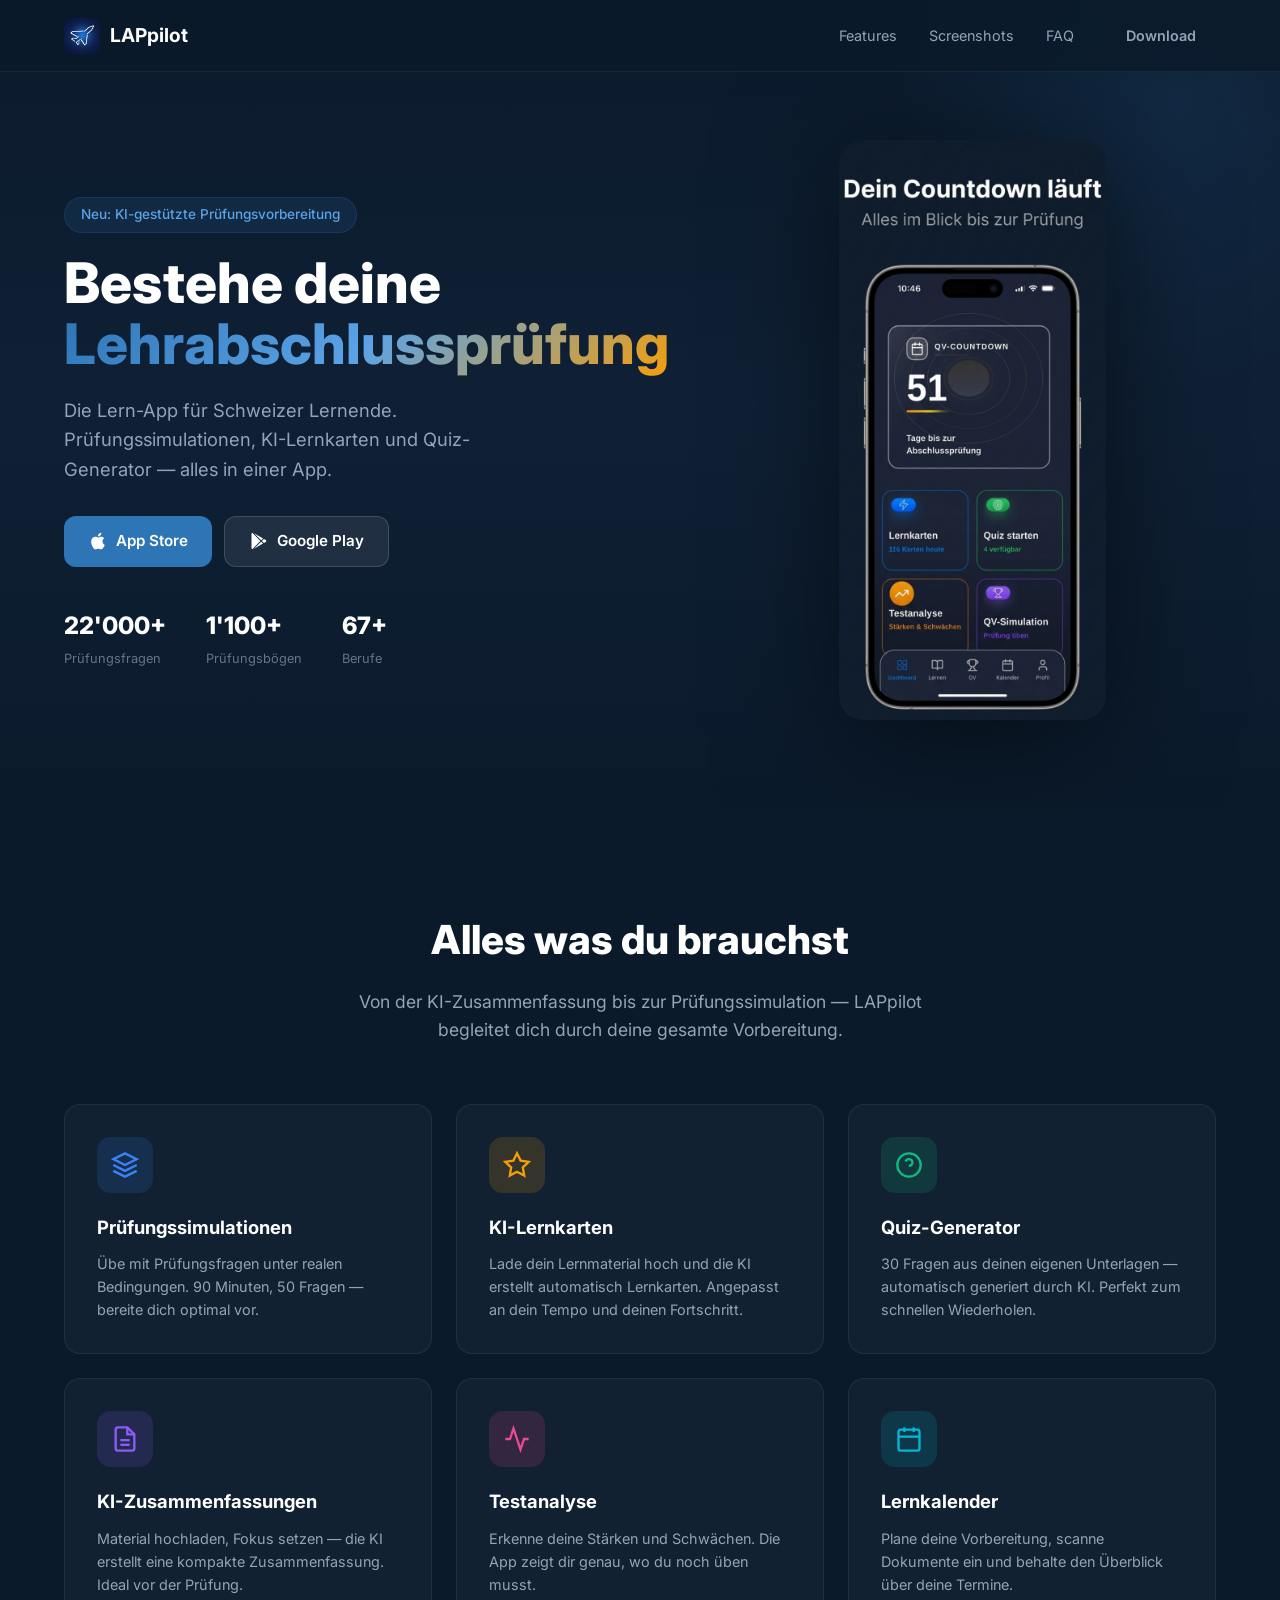
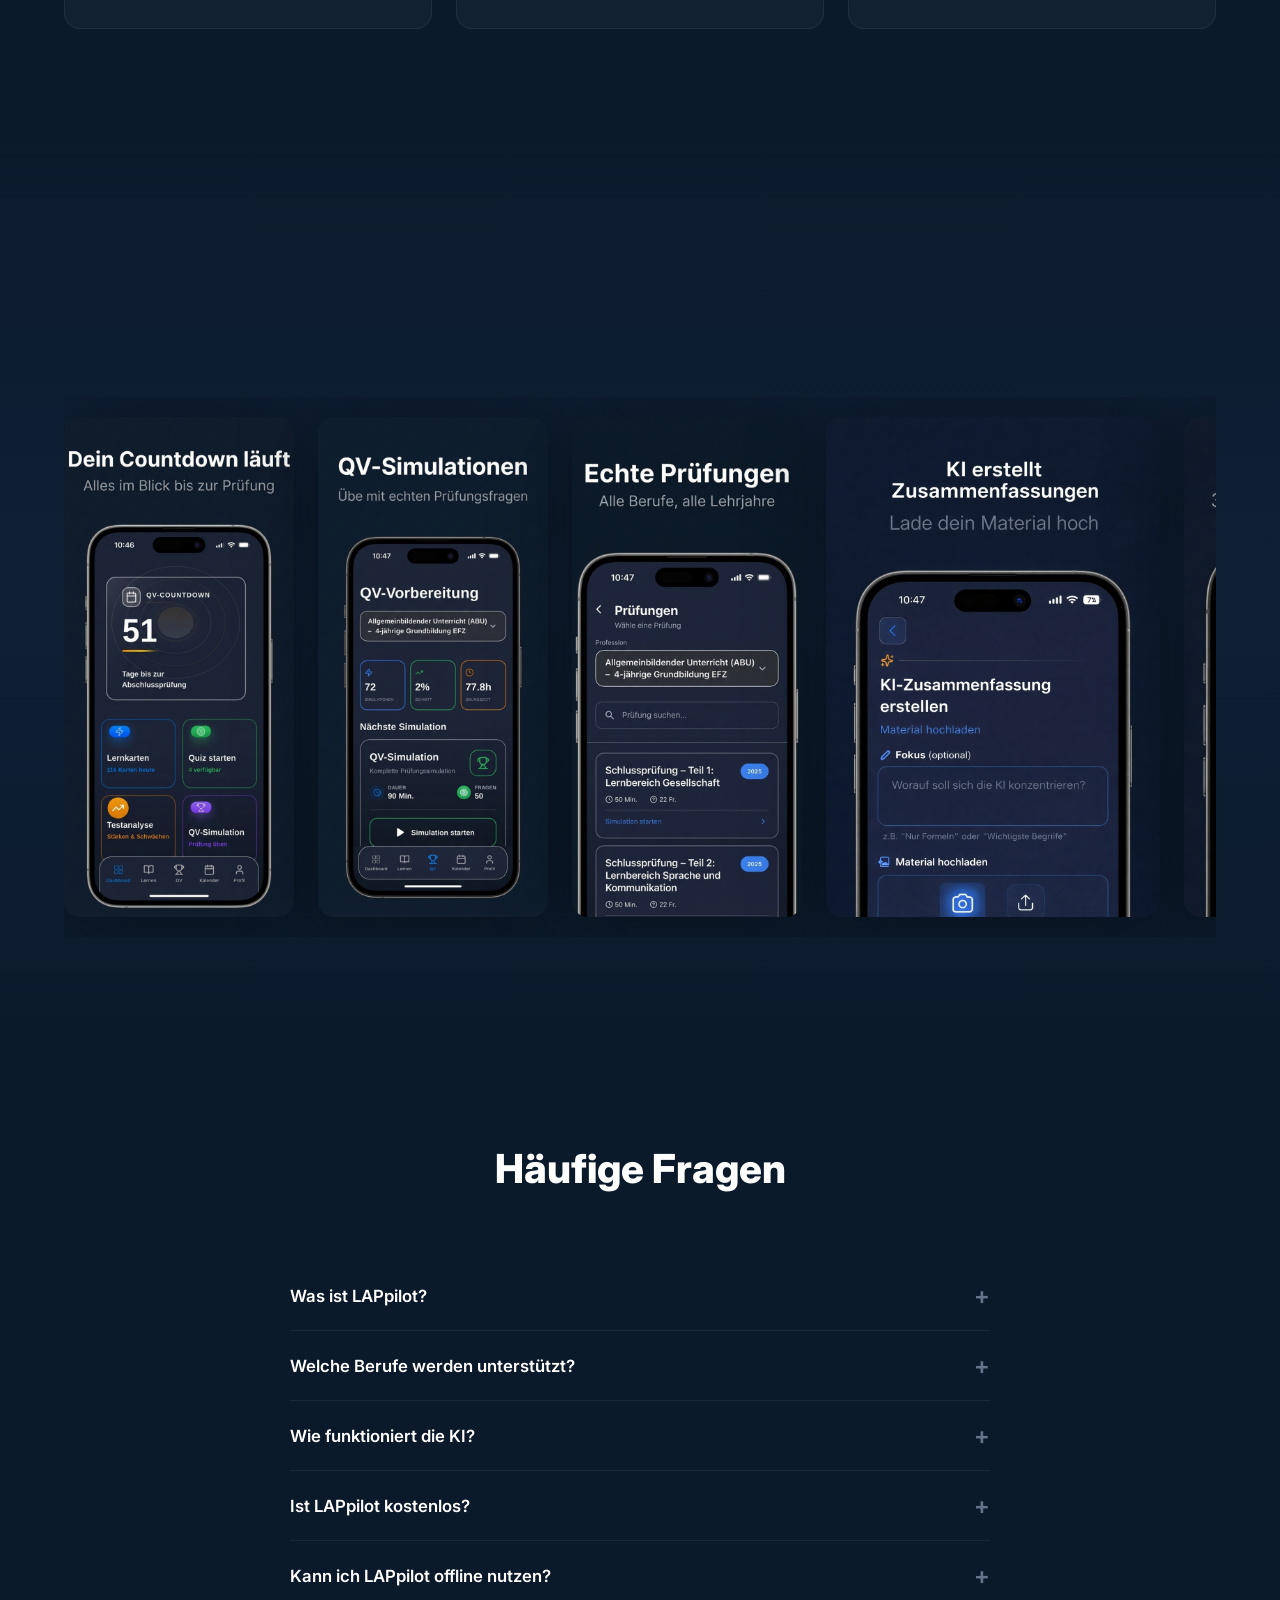
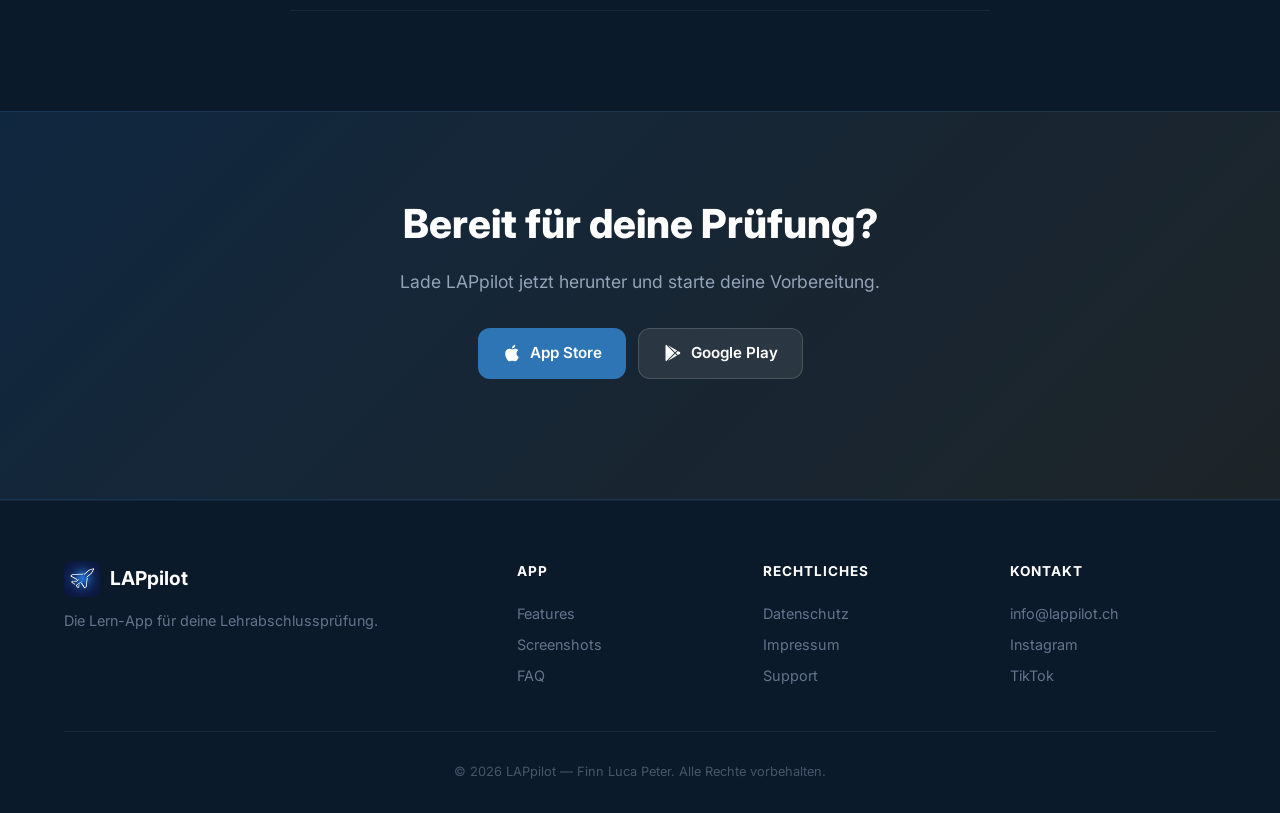
<file: index.html>
<!DOCTYPE html>
<html lang="de">
<head>
    <meta charset="UTF-8">
    <meta name="viewport" content="width=device-width, initial-scale=1.0">
    <title>LAPpilot — Bestehe deine Lehrabschlussprüfung</title>
    <meta name="description" content="LAPpilot ist die Lern-App für Schweizer Lernende zur Vorbereitung auf die Lehrabschlussprüfung (LAP/QV). KI-Lernkarten, Prüfungssimulationen, Quiz-Generator.">
    <link rel="icon" type="image/png" href="images/00_AppIcon.png">
    <link rel="preconnect" href="https://fonts.googleapis.com">
    <link rel="preconnect" href="https://fonts.gstatic.com" crossorigin>
    <link href="https://fonts.googleapis.com/css2?family=Inter:wght@400;500;600;700;800&display=swap" rel="stylesheet">
    <link rel="stylesheet" href="css/style.css">
</head>
<body>

    <!-- Navigation -->
    <nav class="navbar" id="navbar">
        <div class="container nav-container">
            <a href="#" class="nav-logo">
                <img src="images/00_AppIcon.png" alt="LAPpilot" class="nav-icon">
                <span>LAPpilot</span>
            </a>
            <button class="nav-toggle" id="navToggle" aria-label="Menu">
                <span></span><span></span><span></span>
            </button>
            <ul class="nav-links" id="navLinks">
                <li><a href="#features">Features</a></li>
                <li><a href="#screenshots">Screenshots</a></li>
                <!-- <li><a href="#pricing">Preise</a></li> -->
                <li><a href="#faq">FAQ</a></li>
                <li><a href="#cta" class="btn btn-nav">Download</a></li>
            </ul>
        </div>
    </nav>

    <!-- Hero Section -->
    <section class="hero">
        <div class="container hero-container">
            <div class="hero-content">
                <div class="hero-badge">Neu: KI-gestützte Prüfungsvorbereitung</div>
                <h1>Bestehe deine<br><span class="gradient-text">Lehrabschlussprüfung</span></h1>
                <p class="hero-subtitle">Die Lern-App für Schweizer Lernende. Prüfungssimulationen, KI-Lernkarten und Quiz-Generator — alles in einer App.</p>
                <div class="hero-buttons">
                    <a href="https://apps.apple.com/ch/app/lappilot/id6760356759" class="btn btn-primary">
                        <svg width="20" height="20" viewBox="0 0 24 24" fill="currentColor"><path d="M18.71 19.5c-.83 1.24-1.71 2.45-3.05 2.47-1.34.03-1.77-.79-3.29-.79-1.53 0-2 .77-3.27.82-1.31.05-2.3-1.32-3.14-2.53C4.25 17 2.94 12.45 4.7 9.39c.87-1.52 2.43-2.48 4.12-2.51 1.28-.02 2.5.87 3.29.87.78 0 2.26-1.07 3.8-.91.65.03 2.47.26 3.64 1.98-.09.06-2.17 1.28-2.15 3.81.03 3.02 2.65 4.03 2.68 4.04-.03.07-.42 1.44-1.38 2.83M13 3.5c.73-.83 1.94-1.46 2.94-1.5.13 1.17-.34 2.35-1.04 3.19-.69.85-1.83 1.51-2.95 1.42-.15-1.15.41-2.35 1.05-3.11z"/></svg>
                        App Store
                    </a>
                    <a href="https://play.google.com/store/apps/details?id=com.LAPpilot.app" class="btn btn-secondary">
                        <svg width="20" height="20" viewBox="0 0 24 24" fill="currentColor"><path d="M3,20.5V3.5C3,2.91 3.34,2.39 3.84,2.15L13.69,12L3.84,21.85C3.34,21.61 3,21.09 3,20.5M16.81,15.12L6.05,21.34L14.54,12.85L16.81,15.12M20.16,10.81C20.5,11.08 20.75,11.5 20.75,12C20.75,12.5 20.53,12.9 20.18,13.18L17.89,14.5L15.39,12L17.89,9.5L20.16,10.81M6.05,2.66L16.81,8.88L14.54,11.15L6.05,2.66Z"/></svg>
                        Google Play
                    </a>
                </div>
                <div class="hero-stats">
                    <div class="stat">
                        <span class="stat-number">22'000+</span>
                        <span class="stat-label">Prüfungsfragen</span>
                    </div>
                    <div class="stat">
                        <span class="stat-number">1'100+</span>
                        <span class="stat-label">Prüfungsbögen</span>
                    </div>
                    <div class="stat">
                        <span class="stat-number">67+</span>
                        <span class="stat-label">Berufe</span>
                    </div>
                </div>
            </div>
            <div class="hero-image">
                <div class="phone-mockup">
                    <img src="images/01_Dein_Countdown_laeuft.png" alt="LAPpilot Dashboard" class="hero-screenshot">
                </div>
            </div>
        </div>
    </section>

    <!-- Features Section -->
    <section class="features" id="features">
        <div class="container">
            <div class="section-header">
                <h2>Alles was du brauchst</h2>
                <p>Von der KI-Zusammenfassung bis zur Prüfungssimulation — LAPpilot begleitet dich durch deine gesamte Vorbereitung.</p>
            </div>
            <div class="features-grid">
                <div class="feature-card">
                    <div class="feature-icon" style="background: rgba(59,130,246,0.15);">
                        <svg width="28" height="28" viewBox="0 0 24 24" fill="none" stroke="#3B82F6" stroke-width="2"><path d="M12 2L2 7l10 5 10-5-10-5z"/><path d="M2 17l10 5 10-5"/><path d="M2 12l10 5 10-5"/></svg>
                    </div>
                    <h3>Prüfungssimulationen</h3>
                    <p>Übe mit Prüfungsfragen unter realen Bedingungen. 90 Minuten, 50 Fragen — bereite dich optimal vor.</p>
                </div>
                <div class="feature-card">
                    <div class="feature-icon" style="background: rgba(245,158,11,0.15);">
                        <svg width="28" height="28" viewBox="0 0 24 24" fill="none" stroke="#F59E0B" stroke-width="2"><path d="M12 2l3.09 6.26L22 9.27l-5 4.87 1.18 6.88L12 17.77l-6.18 3.25L7 14.14 2 9.27l6.91-1.01L12 2z"/></svg>
                    </div>
                    <h3>KI-Lernkarten</h3>
                    <p>Lade dein Lernmaterial hoch und die KI erstellt automatisch Lernkarten. Angepasst an dein Tempo und deinen Fortschritt.</p>
                </div>
                <div class="feature-card">
                    <div class="feature-icon" style="background: rgba(16,185,129,0.15);">
                        <svg width="28" height="28" viewBox="0 0 24 24" fill="none" stroke="#10B981" stroke-width="2"><circle cx="12" cy="12" r="10"/><path d="M9.09 9a3 3 0 0 1 5.83 1c0 2-3 3-3 3"/><line x1="12" y1="17" x2="12.01" y2="17"/></svg>
                    </div>
                    <h3>Quiz-Generator</h3>
                    <p>30 Fragen aus deinen eigenen Unterlagen — automatisch generiert durch KI. Perfekt zum schnellen Wiederholen.</p>
                </div>
                <div class="feature-card">
                    <div class="feature-icon" style="background: rgba(139,92,246,0.15);">
                        <svg width="28" height="28" viewBox="0 0 24 24" fill="none" stroke="#8B5CF6" stroke-width="2"><path d="M14 2H6a2 2 0 0 0-2 2v16a2 2 0 0 0 2 2h12a2 2 0 0 0 2-2V8z"/><polyline points="14 2 14 8 20 8"/><line x1="16" y1="13" x2="8" y2="13"/><line x1="16" y1="17" x2="8" y2="17"/></svg>
                    </div>
                    <h3>KI-Zusammenfassungen</h3>
                    <p>Material hochladen, Fokus setzen — die KI erstellt eine kompakte Zusammenfassung. Ideal vor der Prüfung.</p>
                </div>
                <div class="feature-card">
                    <div class="feature-icon" style="background: rgba(236,72,153,0.15);">
                        <svg width="28" height="28" viewBox="0 0 24 24" fill="none" stroke="#EC4899" stroke-width="2"><path d="M22 12h-4l-3 9L9 3l-3 9H2"/></svg>
                    </div>
                    <h3>Testanalyse</h3>
                    <p>Erkenne deine Stärken und Schwächen. Die App zeigt dir genau, wo du noch üben musst.</p>
                </div>
                <div class="feature-card">
                    <div class="feature-icon" style="background: rgba(6,182,212,0.15);">
                        <svg width="28" height="28" viewBox="0 0 24 24" fill="none" stroke="#06B6D4" stroke-width="2"><rect x="3" y="4" width="18" height="18" rx="2" ry="2"/><line x1="16" y1="2" x2="16" y2="6"/><line x1="8" y1="2" x2="8" y2="6"/><line x1="3" y1="10" x2="21" y2="10"/></svg>
                    </div>
                    <h3>Lernkalender</h3>
                    <p>Plane deine Vorbereitung, scanne Dokumente ein und behalte den Überblick über deine Termine.</p>
                </div>
            </div>
        </div>
    </section>

    <!-- Screenshots Section -->
    <section class="screenshots" id="screenshots">
        <div class="container">
            <div class="section-header">
                <h2>So sieht LAPpilot aus</h2>
                <p>Professionell, übersichtlich und auf deine Prüfung zugeschnitten.</p>
            </div>
            <div class="screenshots-slider">
                <div class="screenshots-track">
                    <img src="images/01_Dein_Countdown_laeuft.png" alt="Dashboard" class="screenshot-img">
                    <img src="images/02_QV_Simulationen.png" alt="QV-Simulationen" class="screenshot-img">
                    <img src="images/03_Echte_Pruefungen.png" alt="Echte Prüfungen" class="screenshot-img">
                    <img src="images/04_KI_Zusammenfassungen.png" alt="KI Zusammenfassungen" class="screenshot-img">
                    <img src="images/05_Quiz_per_KI.png" alt="Quiz per KI" class="screenshot-img">
                    <img src="images/06_Lernplan_Kalender.png" alt="Lernplan Kalender" class="screenshot-img">
                </div>
            </div>
        </div>
    </section>

    <!-- Pricing Section hidden -->

    <!-- FAQ Section -->
    <section class="faq" id="faq">
        <div class="container">
            <div class="section-header">
                <h2>Häufige Fragen</h2>
            </div>
            <div class="faq-list">
                <div class="faq-item">
                    <button class="faq-question">Was ist LAPpilot?</button>
                    <div class="faq-answer">
                        <p>LAPpilot ist eine Lern-App speziell für Schweizer Lernende zur Vorbereitung auf die Lehrabschlussprüfung (LAP/QV). Die App kombiniert KI-Technologie mit umfangreichen Prüfungsinhalten.</p>
                    </div>
                </div>
                <div class="faq-item">
                    <button class="faq-question">Welche Berufe werden unterstützt?</button>
                    <div class="faq-answer">
                        <p>LAPpilot unterstützt alle Schweizer Lehrberufe und Lehrjahre (1-4). Von Koch/Köchin EFZ bis Detailhandelsfachmann/-frau — wähle einfach deinen Beruf in der App aus.</p>
                    </div>
                </div>
                <div class="faq-item">
                    <button class="faq-question">Wie funktioniert die KI?</button>
                    <div class="faq-answer">
                        <p>Lade dein Lernmaterial hoch (Bilder, PDFs, Dokumente) und die KI erstellt daraus automatisch Lernkarten, Quizfragen oder Zusammenfassungen — angepasst an deinen Fokus.</p>
                    </div>
                </div>
                <div class="faq-item">
                    <button class="faq-question">Ist LAPpilot kostenlos?</button>
                    <div class="faq-answer">
                        <p>Die Basis-Version ist kostenlos. Für unbegrenzten Zugang zu allen Simulationen, KI-Features und Prüfungsinhalten gibt es LAPpilot Pro.</p>
                    </div>
                </div>
                <div class="faq-item">
                    <button class="faq-question">Kann ich LAPpilot offline nutzen?</button>
                    <div class="faq-answer">
                        <p>Die KI-Funktionen benötigen eine Internetverbindung. Bereits erstellte Lernkarten und heruntergeladene Simulationen können auch offline genutzt werden.</p>
                    </div>
                </div>
            </div>
        </div>
    </section>

    <!-- CTA Section -->
    <section class="cta" id="cta">
        <div class="container">
            <h2>Bereit für deine Prüfung?</h2>
            <p>Lade LAPpilot jetzt herunter und starte deine Vorbereitung.</p>
            <div class="hero-buttons" style="justify-content: center;">
                <a href="https://apps.apple.com/ch/app/lappilot/id6760356759" class="btn btn-primary">
                    <svg width="20" height="20" viewBox="0 0 24 24" fill="currentColor"><path d="M18.71 19.5c-.83 1.24-1.71 2.45-3.05 2.47-1.34.03-1.77-.79-3.29-.79-1.53 0-2 .77-3.27.82-1.31.05-2.3-1.32-3.14-2.53C4.25 17 2.94 12.45 4.7 9.39c.87-1.52 2.43-2.48 4.12-2.51 1.28-.02 2.5.87 3.29.87.78 0 2.26-1.07 3.8-.91.65.03 2.47.26 3.64 1.98-.09.06-2.17 1.28-2.15 3.81.03 3.02 2.65 4.03 2.68 4.04-.03.07-.42 1.44-1.38 2.83M13 3.5c.73-.83 1.94-1.46 2.94-1.5.13 1.17-.34 2.35-1.04 3.19-.69.85-1.83 1.51-2.95 1.42-.15-1.15.41-2.35 1.05-3.11z"/></svg>
                    App Store
                </a>
                <a href="https://play.google.com/store/apps/details?id=com.LAPpilot.app" class="btn btn-secondary">
                    <svg width="20" height="20" viewBox="0 0 24 24" fill="currentColor"><path d="M3,20.5V3.5C3,2.91 3.34,2.39 3.84,2.15L13.69,12L3.84,21.85C3.34,21.61 3,21.09 3,20.5M16.81,15.12L6.05,21.34L14.54,12.85L16.81,15.12M20.16,10.81C20.5,11.08 20.75,11.5 20.75,12C20.75,12.5 20.53,12.9 20.18,13.18L17.89,14.5L15.39,12L17.89,9.5L20.16,10.81M6.05,2.66L16.81,8.88L14.54,11.15L6.05,2.66Z"/></svg>
                    Google Play
                </a>
            </div>
        </div>
    </section>

    <!-- Footer -->
    <footer class="footer">
        <div class="container">
            <div class="footer-grid">
                <div class="footer-brand">
                    <div class="nav-logo">
                        <img src="images/00_AppIcon.png" alt="LAPpilot" class="nav-icon">
                        <span>LAPpilot</span>
                    </div>
                    <p>Die Lern-App für deine Lehrabschlussprüfung.</p>
                </div>
                <div class="footer-links">
                    <h4>App</h4>
                    <a href="#features">Features</a>
                    <a href="#screenshots">Screenshots</a>
                    <a href="#faq">FAQ</a>
                </div>
                <div class="footer-links">
                    <h4>Rechtliches</h4>
                    <a href="datenschutz.html">Datenschutz</a>
                    <a href="impressum.html">Impressum</a>
                    <a href="support.html">Support</a>
                </div>
                <div class="footer-links">
                    <h4>Kontakt</h4>
                    <a href="mailto:info@lappilot.ch">info@lappilot.ch</a>
                    <a href="https://instagram.com/lappilot" target="_blank">Instagram</a>
                    <a href="https://tiktok.com/@lappilot" target="_blank">TikTok</a>
                </div>
            </div>
            <div class="footer-bottom">
                <p>&copy; 2026 LAPpilot — Finn Luca Peter. Alle Rechte vorbehalten.</p>
            </div>
        </div>
    </footer>

    <script src="js/main.js?v=7"></script>
</body>
</html>
</file>
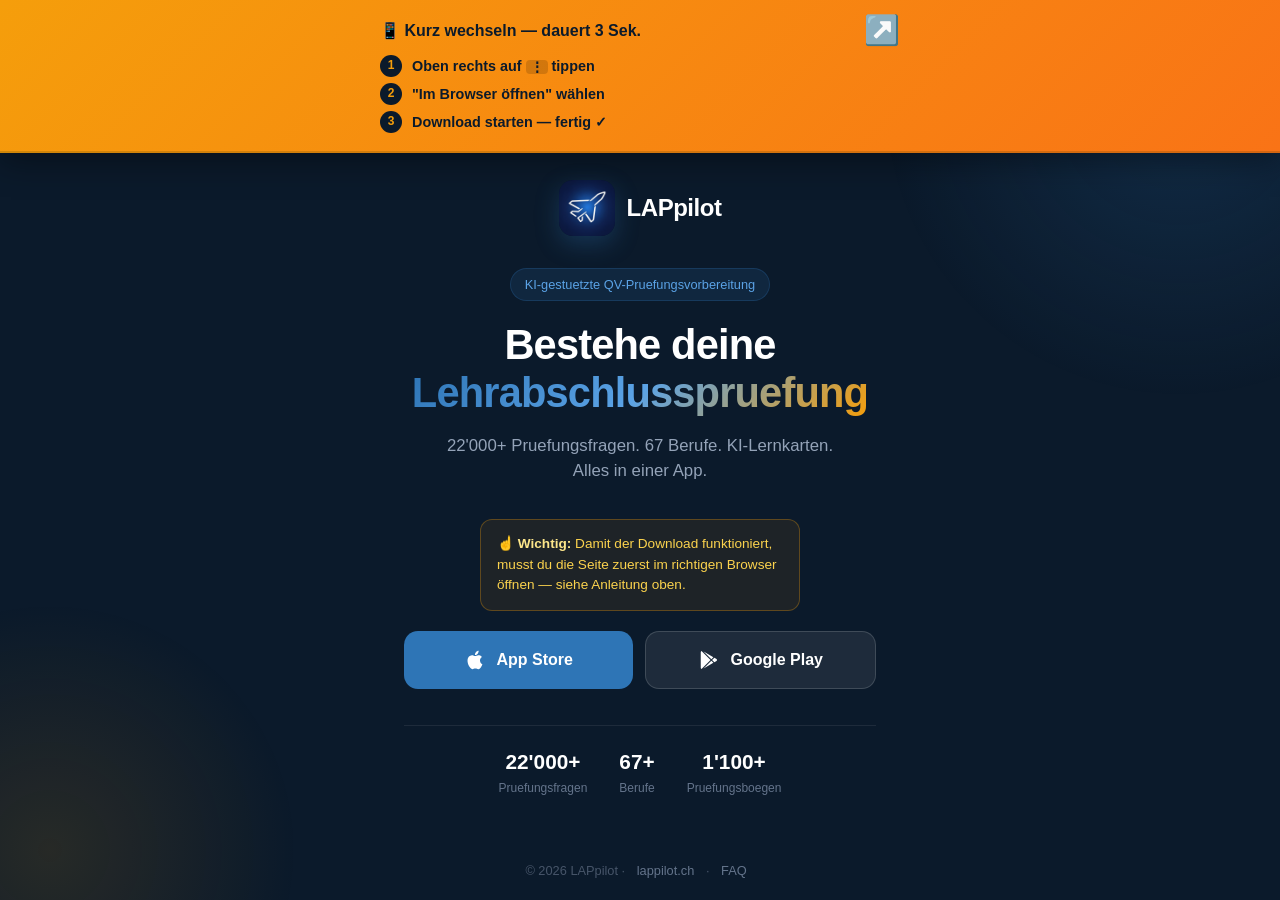
<file: app/index.html>
<!DOCTYPE html>
<html lang="de">
<head>
<meta charset="UTF-8">
<meta name="viewport" content="width=device-width, initial-scale=1.0, viewport-fit=cover">
<meta name="theme-color" content="#0B1A2B">
<title>LAPpilot - Jetzt herunterladen</title>
<meta name="description" content="Die Lern-App fuer Schweizer Lernende. 22'000+ Pruefungsfragen, 67 Berufe, KI-Lernkarten. iOS + Android.">
<meta property="og:title" content="LAPpilot - Jetzt herunterladen">
<meta property="og:description" content="Die Lern-App fuer Schweizer Lernende. 22'000+ Pruefungsfragen, 67 Berufe.">
<meta property="og:image" content="https://lappilot.ch/images/00_AppIcon.png">
<meta property="og:type" content="website">
<link rel="icon" type="image/png" href="../images/00_AppIcon.png">
<style>
*,*::before,*::after{margin:0;padding:0;box-sizing:border-box}
html{scroll-behavior:smooth}
body{
    font-family:-apple-system,BlinkMacSystemFont,'Segoe UI',Roboto,sans-serif;
    background:#0B1A2B;
    color:#E2E8F0;
    line-height:1.5;
    min-height:100vh;
    display:flex;
    flex-direction:column;
    overflow-x:hidden;
}
.bg-gradient{
    position:fixed;top:-200px;right:-200px;
    width:600px;height:600px;border-radius:50%;
    background:radial-gradient(circle,rgba(46,117,182,0.2) 0%,transparent 70%);
    z-index:0;pointer-events:none;
}
.bg-gradient-2{
    position:fixed;bottom:-200px;left:-200px;
    width:500px;height:500px;border-radius:50%;
    background:radial-gradient(circle,rgba(245,158,11,0.12) 0%,transparent 70%);
    z-index:0;pointer-events:none;
}
main{
    flex:1;display:flex;flex-direction:column;align-items:center;justify-content:center;
    padding:40px 24px 32px;position:relative;z-index:1;text-align:center;
    max-width:520px;margin:0 auto;width:100%;
}
.logo{
    display:flex;align-items:center;gap:12px;margin-bottom:32px;
}
.logo img{width:56px;height:56px;border-radius:14px;box-shadow:0 8px 24px rgba(46,117,182,0.3)}
.logo-text{font-size:1.5rem;font-weight:800;color:#fff;letter-spacing:-0.02em}
.badge{
    display:inline-block;padding:6px 14px;border-radius:20px;
    background:rgba(46,117,182,0.15);color:#5BA3E6;
    font-size:0.8rem;font-weight:500;margin-bottom:20px;
    border:1px solid rgba(46,117,182,0.25);
}
h1{
    font-size:2.2rem;font-weight:800;line-height:1.15;color:#fff;
    margin-bottom:16px;letter-spacing:-0.02em;
}
.gradient-text{
    background:linear-gradient(135deg,#2E75B6,#5BA3E6,#F59E0B);
    -webkit-background-clip:text;-webkit-text-fill-color:transparent;background-clip:text;
}
.subtitle{font-size:1.05rem;color:#94A3B8;margin-bottom:36px;max-width:400px}
.buttons{
    display:flex;flex-direction:column;gap:12px;width:100%;max-width:320px;margin-bottom:36px;
}
.btn{
    display:flex;align-items:center;justify-content:center;gap:10px;
    padding:16px 24px;border-radius:14px;
    font-weight:600;font-size:1rem;text-decoration:none;
    transition:all 0.2s;cursor:pointer;border:none;width:100%;
}
.btn-primary{background:#2E75B6;color:#fff}
.btn-primary:hover,.btn-primary:active{background:#2563A8;transform:translateY(-1px);box-shadow:0 8px 24px rgba(46,117,182,0.4)}
.btn-secondary{background:rgba(255,255,255,0.08);color:#fff;border:1px solid rgba(255,255,255,0.15)}
.btn-secondary:hover,.btn-secondary:active{background:rgba(255,255,255,0.12);transform:translateY(-1px)}
.btn svg{flex-shrink:0}
.stats{
    display:flex;gap:32px;justify-content:center;flex-wrap:wrap;
    padding-top:24px;border-top:1px solid rgba(255,255,255,0.08);width:100%;
}
.stat-number{display:block;font-size:1.3rem;font-weight:800;color:#fff;line-height:1.2}
.stat-label{font-size:0.75rem;color:#64748B;margin-top:2px}
footer{
    padding:20px 24px;text-align:center;color:#475569;font-size:0.8rem;
    position:relative;z-index:1;
}
footer a{color:#64748B;text-decoration:none;margin:0 8px}
footer a:hover{color:#94A3B8}

/* ========= In-App Browser Banner (smart) ========= */
#inAppBanner{
    position:fixed;top:0;left:0;right:0;z-index:99999;
    background:linear-gradient(135deg,#F59E0B 0%,#F97316 100%);
    color:#0B1A2B;
    padding:16px 20px 18px;
    box-shadow:0 8px 32px rgba(0,0,0,0.4);
    border-bottom:2px solid rgba(0,0,0,0.15);
}
.banner-inner{
    max-width:520px;margin:0 auto;
    display:flex;flex-direction:column;gap:10px;
}
.banner-head{
    display:flex;align-items:center;justify-content:space-between;gap:12px;
}
.banner-title{
    font-size:1rem;font-weight:800;line-height:1.2;
    display:flex;align-items:center;gap:8px;
}
.banner-arrow{
    font-size:1.8rem;line-height:1;display:inline-block;
    animation:bounce 1.2s ease-in-out infinite;
}
@keyframes bounce{
    0%,100%{transform:translate(0,0)}
    50%{transform:translate(4px,-6px)}
}
.banner-steps{
    display:flex;flex-direction:column;gap:6px;
    font-size:0.9rem;font-weight:600;line-height:1.4;
}
.banner-step{
    display:flex;align-items:center;gap:10px;
}
.step-num{
    flex-shrink:0;width:22px;height:22px;border-radius:50%;
    background:#0B1A2B;color:#F59E0B;
    font-size:0.75rem;font-weight:800;
    display:flex;align-items:center;justify-content:center;
}
.step-text{flex:1;text-align:left}
.step-text b{font-weight:800}
.dots-icon{
    display:inline-block;padding:0 4px;font-weight:900;
    background:rgba(0,0,0,0.15);border-radius:4px;
    line-height:1;vertical-align:middle;
}

/* In-content hint card (shown near buttons when in WebView) */
.hint-card{
    display:none;
    background:rgba(245,158,11,0.08);
    border:1px solid rgba(245,158,11,0.3);
    border-radius:12px;
    padding:14px 16px;
    margin-bottom:20px;
    font-size:0.85rem;color:#FCD34D;
    line-height:1.5;
    text-align:left;
    width:100%;max-width:320px;
}
.hint-card b{color:#FDE68A}
body.has-banner .hint-card{display:block}
body.has-banner{padding-top:150px}
@media (min-width:480px){
    body.has-banner{padding-top:130px}
}
@media (min-width:600px){
    h1{font-size:2.6rem}
    .buttons{flex-direction:row;max-width:500px}
}
</style>
</head>
<body class="has-banner">
<div class="bg-gradient"></div>
<div class="bg-gradient-2"></div>

<div id="inAppBanner">
    <div class="banner-inner">
        <div class="banner-head">
            <div class="banner-title">&#128241; Kurz wechseln &mdash; dauert 3 Sek.</div>
            <div class="banner-arrow">&#8599;&#65039;</div>
        </div>
        <div class="banner-steps">
            <div class="banner-step">
                <span class="step-num">1</span>
                <span class="step-text">Oben rechts auf <span class="dots-icon" id="menuSymbol">&#8942;</span> tippen</span>
            </div>
            <div class="banner-step">
                <span class="step-num">2</span>
                <span class="step-text"><b>"Im Browser &ouml;ffnen"</b> w&auml;hlen</span>
            </div>
            <div class="banner-step">
                <span class="step-num">3</span>
                <span class="step-text">Download starten &mdash; fertig &#10003;</span>
            </div>
        </div>
    </div>
</div>

<main>
    <div class="logo">
        <img src="../images/00_AppIcon.png" alt="LAPpilot">
        <span class="logo-text">LAPpilot</span>
    </div>

    <span class="badge">KI-gestuetzte QV-Pruefungsvorbereitung</span>

    <h1>Bestehe deine<br><span class="gradient-text">Lehrabschlusspruefung</span></h1>

    <p class="subtitle">22'000+ Pruefungsfragen. 67 Berufe. KI-Lernkarten. Alles in einer App.</p>

    <div class="hint-card" id="hintCard">
        &#9757;&#65039; <b>Wichtig:</b> Damit der Download funktioniert, musst du die Seite zuerst im richtigen Browser &ouml;ffnen &mdash; siehe Anleitung oben.
    </div>

    <div class="buttons">
        <a href="https://apps.apple.com/ch/app/lappilot/id6760356759" class="btn btn-primary" id="btnIOS">
            <svg width="22" height="22" viewBox="0 0 24 24" fill="currentColor"><path d="M18.71 19.5c-.83 1.24-1.71 2.45-3.05 2.47-1.34.03-1.77-.79-3.29-.79-1.53 0-2 .77-3.27.82-1.31.05-2.3-1.32-3.14-2.53C4.25 17 2.94 12.45 4.7 9.39c.87-1.52 2.43-2.48 4.12-2.51 1.28-.02 2.5.87 3.29.87.78 0 2.26-1.07 3.8-.91.65.03 2.47.26 3.64 1.98-.09.06-2.17 1.28-2.15 3.81.03 3.02 2.65 4.03 2.68 4.04-.03.07-.42 1.44-1.38 2.83M13 3.5c.73-.83 1.94-1.46 2.94-1.5.13 1.17-.34 2.35-1.04 3.19-.69.85-1.83 1.51-2.95 1.42-.15-1.15.41-2.35 1.05-3.11z"/></svg>
            App Store
        </a>
        <a href="https://play.google.com/store/apps/details?id=com.LAPpilot.app" class="btn btn-secondary" id="btnAndroid">
            <svg width="22" height="22" viewBox="0 0 24 24" fill="currentColor"><path d="M3,20.5V3.5C3,2.91 3.34,2.39 3.84,2.15L13.69,12L3.84,21.85C3.34,21.61 3,21.09 3,20.5M16.81,15.12L6.05,21.34L14.54,12.85L16.81,15.12M20.16,10.81C20.5,11.08 20.75,11.5 20.75,12C20.75,12.5 20.53,12.9 20.18,13.18L17.89,14.5L15.39,12L17.89,9.5L20.16,10.81M6.05,2.66L16.81,8.88L14.54,11.15L6.05,2.66Z"/></svg>
            Google Play
        </a>
    </div>

    <div class="stats">
        <div class="stat">
            <span class="stat-number">22'000+</span>
            <span class="stat-label">Pruefungsfragen</span>
        </div>
        <div class="stat">
            <span class="stat-number">67+</span>
            <span class="stat-label">Berufe</span>
        </div>
        <div class="stat">
            <span class="stat-number">1'100+</span>
            <span class="stat-label">Pruefungsboegen</span>
        </div>
    </div>
</main>

<footer>
    &copy; 2026 LAPpilot &middot; <a href="https://lappilot.ch">lappilot.ch</a> &middot; <a href="https://lappilot.ch#faq">FAQ</a>
</footer>

<script>
// Menu-Symbol an OS anpassen (iOS zeigt ... horizontal, Android ⋮ vertikal)
(function(){
    var ua = navigator.userAgent || '';
    if (/iphone|ipad|ipod/i.test(ua)) {
        var el = document.getElementById('menuSymbol');
        if (el) el.innerHTML = '&bull;&bull;&bull;';
    }
})();
</script>
</body>
</html>
</file>
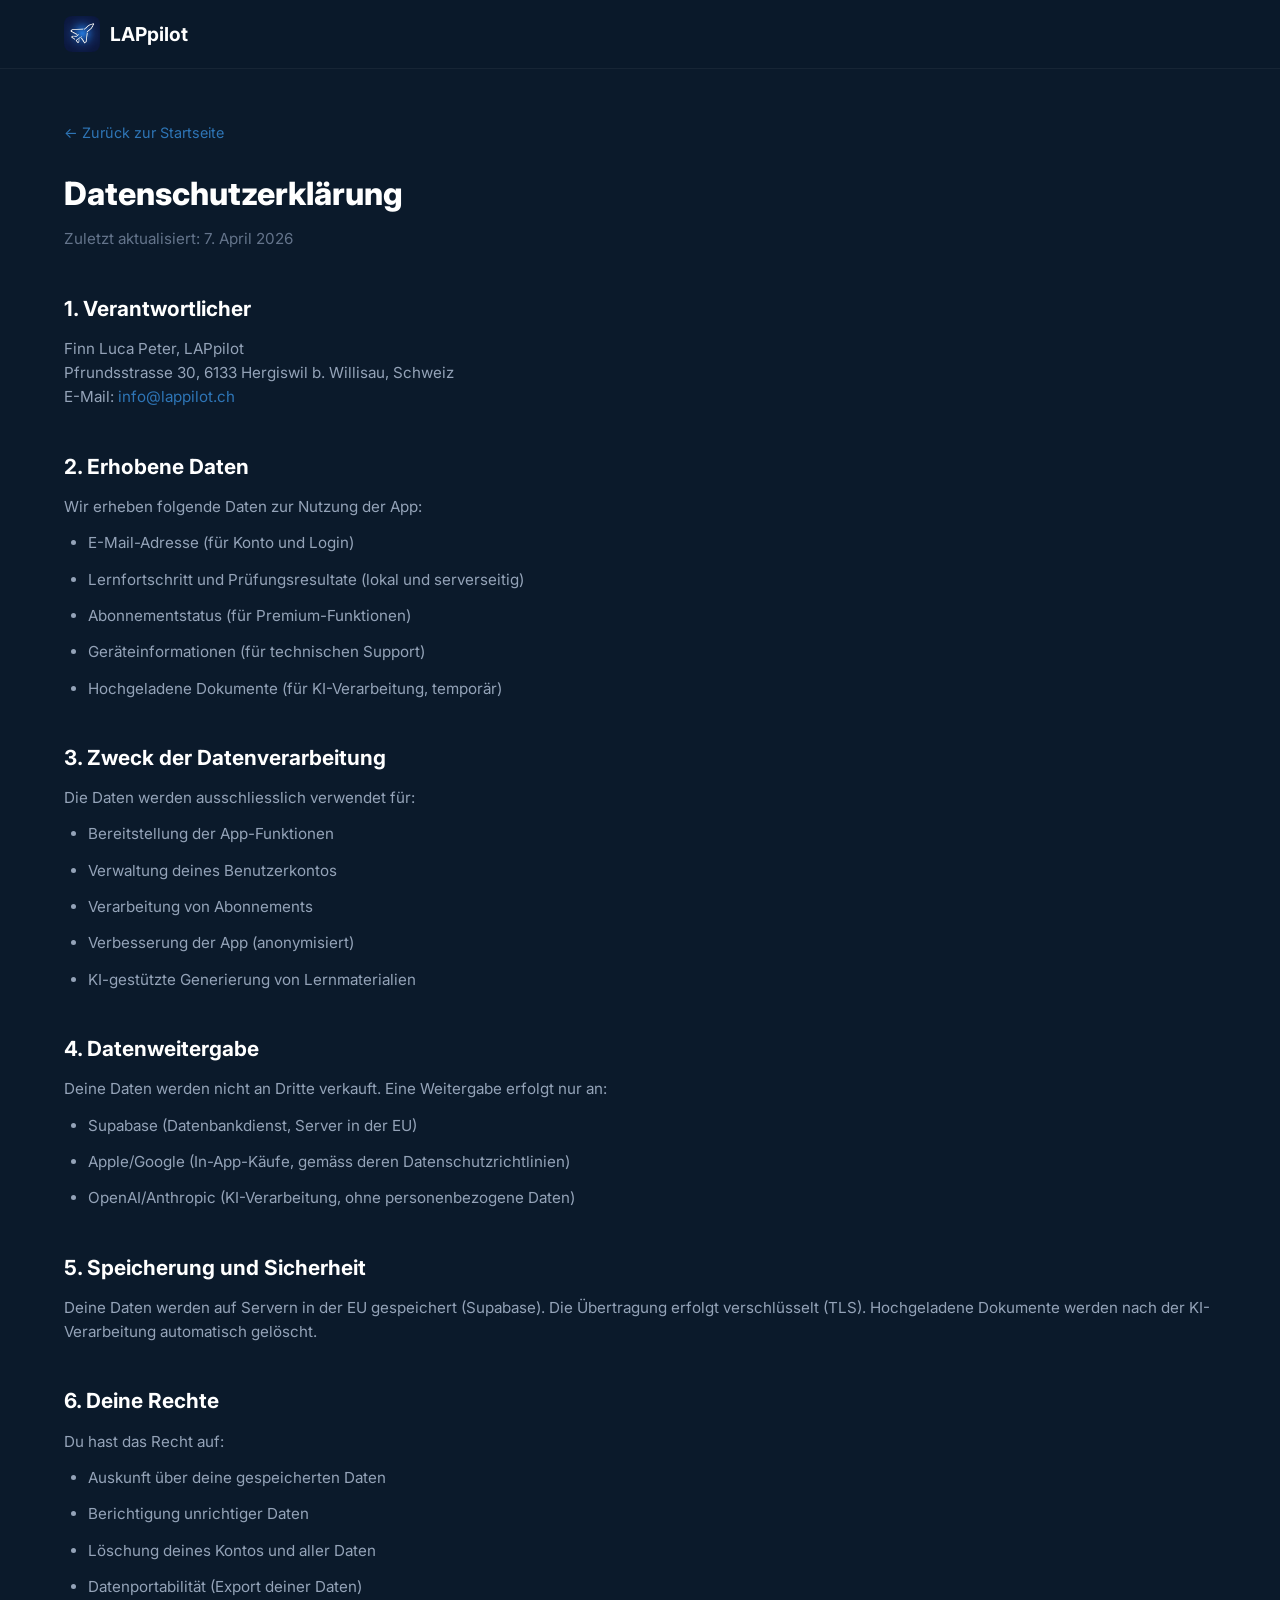
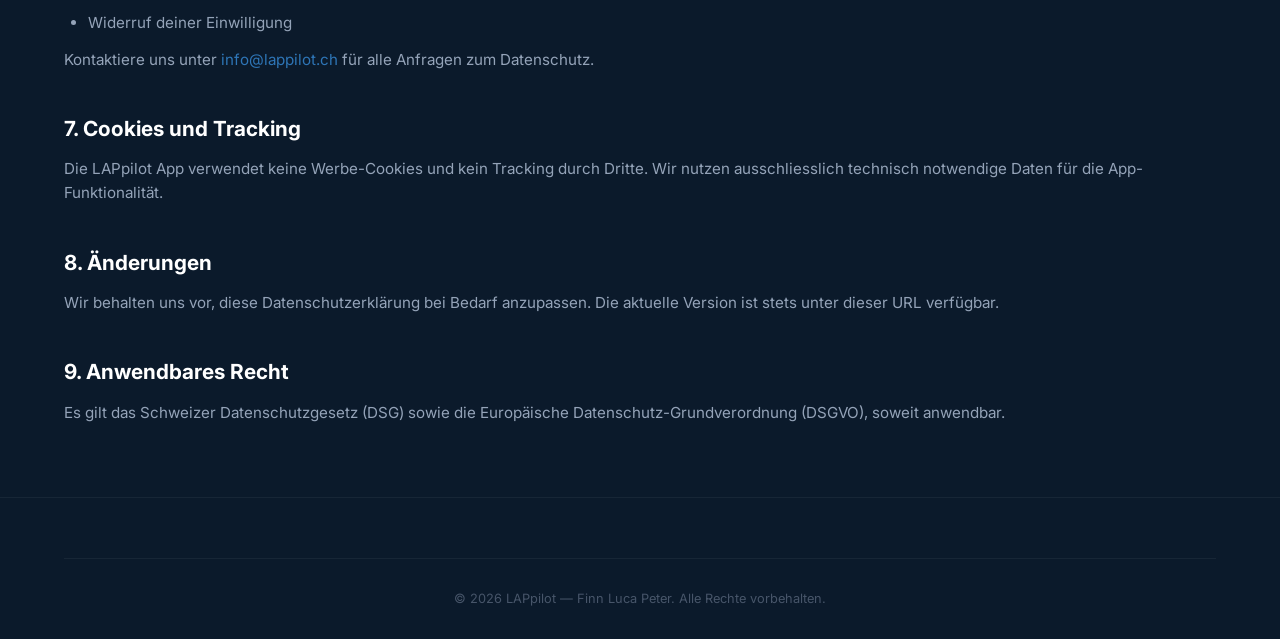
<file: datenschutz.html>
<!DOCTYPE html>
<html lang="de">
<head>
    <meta charset="UTF-8">
    <meta name="viewport" content="width=device-width, initial-scale=1.0">
    <title>Datenschutz — LAPpilot</title>
    <link rel="icon" type="image/png" href="images/00_AppIcon.png">
    <link href="https://fonts.googleapis.com/css2?family=Inter:wght@400;500;600;700;800&display=swap" rel="stylesheet">
    <link rel="stylesheet" href="css/style.css">
</head>
<body>
    <nav class="navbar" id="navbar">
        <div class="container nav-container">
            <a href="index.html" class="nav-logo">
                <img src="images/00_AppIcon.png" alt="LAPpilot" class="nav-icon">
                <span>LAPpilot</span>
            </a>
        </div>
    </nav>

    <section class="legal-page">
        <div class="container">
            <a href="index.html" class="back-link">&larr; Zurück zur Startseite</a>
            <h1>Datenschutzerklärung</h1>
            <p class="subtitle">Zuletzt aktualisiert: 7. April 2026</p>

            <h2>1. Verantwortlicher</h2>
            <p>Finn Luca Peter, LAPpilot<br>
            Pfrundsstrasse 30, 6133 Hergiswil b. Willisau, Schweiz<br>
            E-Mail: <a href="mailto:info@lappilot.ch">info@lappilot.ch</a></p>

            <h2>2. Erhobene Daten</h2>
            <p>Wir erheben folgende Daten zur Nutzung der App:</p>
            <ul>
                <li>E-Mail-Adresse (für Konto und Login)</li>
                <li>Lernfortschritt und Prüfungsresultate (lokal und serverseitig)</li>
                <li>Abonnementstatus (für Premium-Funktionen)</li>
                <li>Geräteinformationen (für technischen Support)</li>
                <li>Hochgeladene Dokumente (für KI-Verarbeitung, temporär)</li>
            </ul>

            <h2>3. Zweck der Datenverarbeitung</h2>
            <p>Die Daten werden ausschliesslich verwendet für:</p>
            <ul>
                <li>Bereitstellung der App-Funktionen</li>
                <li>Verwaltung deines Benutzerkontos</li>
                <li>Verarbeitung von Abonnements</li>
                <li>Verbesserung der App (anonymisiert)</li>
                <li>KI-gestützte Generierung von Lernmaterialien</li>
            </ul>

            <h2>4. Datenweitergabe</h2>
            <p>Deine Daten werden nicht an Dritte verkauft. Eine Weitergabe erfolgt nur an:</p>
            <ul>
                <li>Supabase (Datenbankdienst, Server in der EU)</li>
                <li>Apple/Google (In-App-Käufe, gemäss deren Datenschutzrichtlinien)</li>
                <li>OpenAI/Anthropic (KI-Verarbeitung, ohne personenbezogene Daten)</li>
            </ul>

            <h2>5. Speicherung und Sicherheit</h2>
            <p>Deine Daten werden auf Servern in der EU gespeichert (Supabase). Die Übertragung erfolgt verschlüsselt (TLS). Hochgeladene Dokumente werden nach der KI-Verarbeitung automatisch gelöscht.</p>

            <h2>6. Deine Rechte</h2>
            <p>Du hast das Recht auf:</p>
            <ul>
                <li>Auskunft über deine gespeicherten Daten</li>
                <li>Berichtigung unrichtiger Daten</li>
                <li>Löschung deines Kontos und aller Daten</li>
                <li>Datenportabilität (Export deiner Daten)</li>
                <li>Widerruf deiner Einwilligung</li>
            </ul>
            <p>Kontaktiere uns unter <a href="mailto:info@lappilot.ch">info@lappilot.ch</a> für alle Anfragen zum Datenschutz.</p>

            <h2>7. Cookies und Tracking</h2>
            <p>Die LAPpilot App verwendet keine Werbe-Cookies und kein Tracking durch Dritte. Wir nutzen ausschliesslich technisch notwendige Daten für die App-Funktionalität.</p>

            <h2>8. Änderungen</h2>
            <p>Wir behalten uns vor, diese Datenschutzerklärung bei Bedarf anzupassen. Die aktuelle Version ist stets unter dieser URL verfügbar.</p>

            <h2>9. Anwendbares Recht</h2>
            <p>Es gilt das Schweizer Datenschutzgesetz (DSG) sowie die Europäische Datenschutz-Grundverordnung (DSGVO), soweit anwendbar.</p>
        </div>
    </section>

    <footer class="footer">
        <div class="container">
            <div class="footer-bottom">
                <p>&copy; 2026 LAPpilot — Finn Luca Peter. Alle Rechte vorbehalten.</p>
            </div>
        </div>
    </footer>
    <script src="js/main.js"></script>
</body>
</html>
</file>
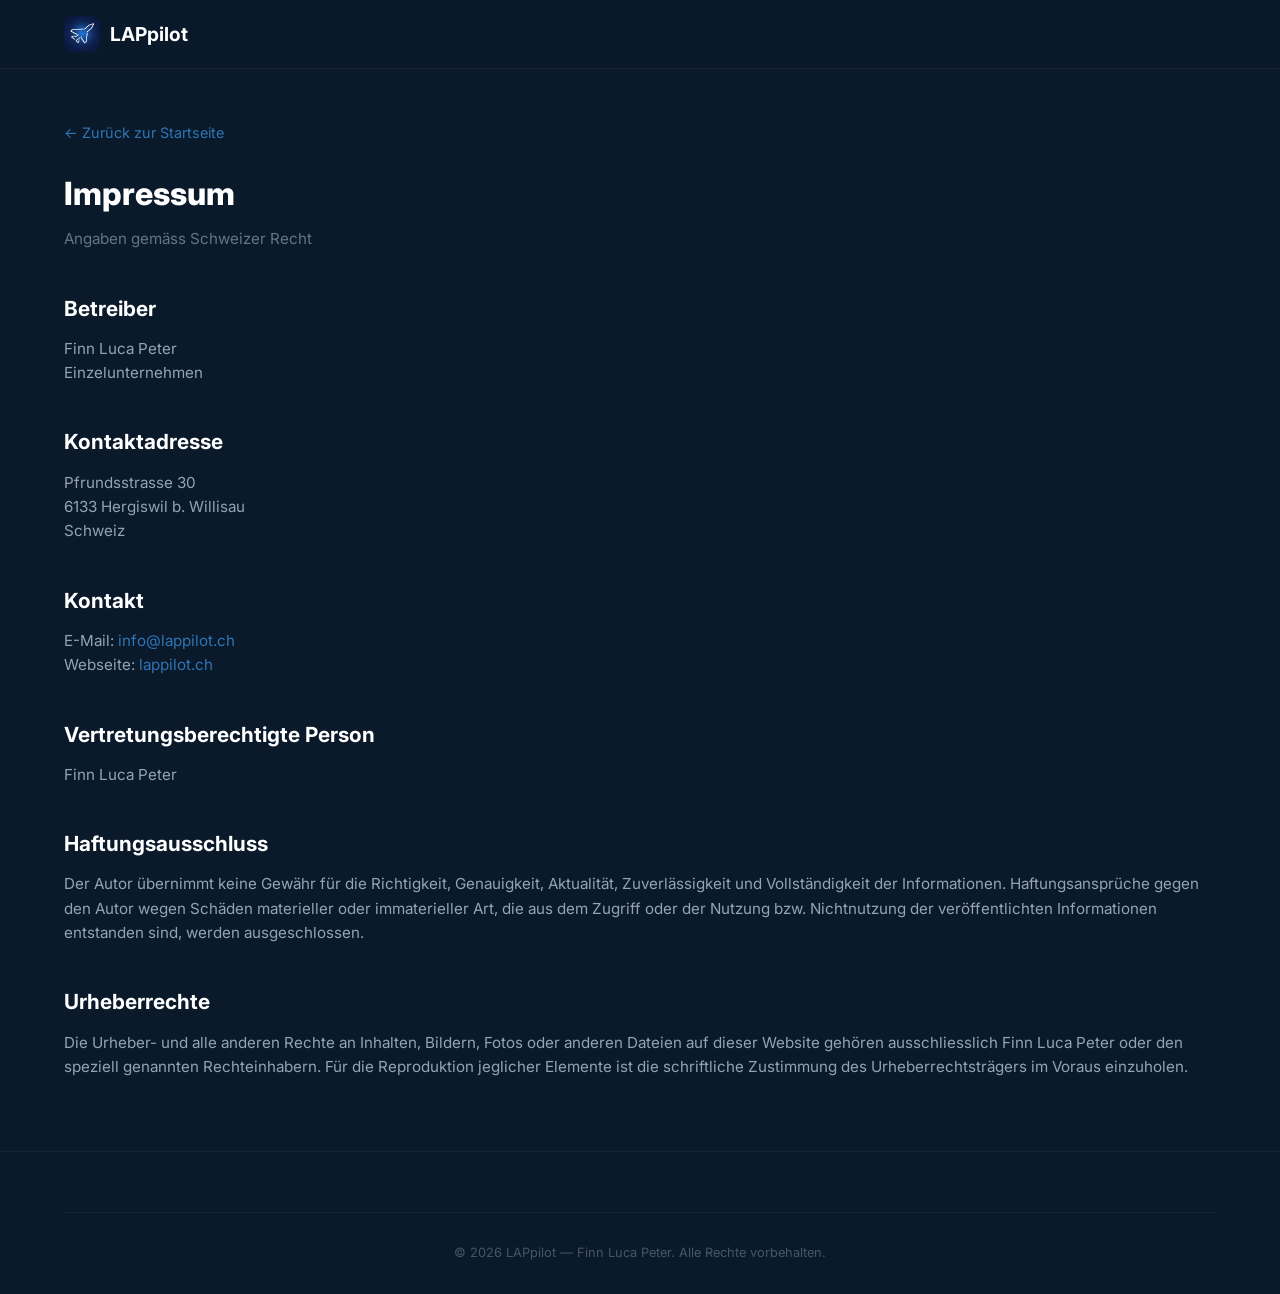
<file: impressum.html>
<!DOCTYPE html>
<html lang="de">
<head>
    <meta charset="UTF-8">
    <meta name="viewport" content="width=device-width, initial-scale=1.0">
    <title>Impressum — LAPpilot</title>
    <link rel="icon" type="image/png" href="images/00_AppIcon.png">
    <link href="https://fonts.googleapis.com/css2?family=Inter:wght@400;500;600;700;800&display=swap" rel="stylesheet">
    <link rel="stylesheet" href="css/style.css">
</head>
<body>
    <nav class="navbar" id="navbar">
        <div class="container nav-container">
            <a href="index.html" class="nav-logo">
                <img src="images/00_AppIcon.png" alt="LAPpilot" class="nav-icon">
                <span>LAPpilot</span>
            </a>
        </div>
    </nav>

    <section class="legal-page">
        <div class="container">
            <a href="index.html" class="back-link">&larr; Zurück zur Startseite</a>
            <h1>Impressum</h1>
            <p class="subtitle">Angaben gemäss Schweizer Recht</p>

            <h2>Betreiber</h2>
            <p>Finn Luca Peter<br>
            Einzelunternehmen</p>

            <h2>Kontaktadresse</h2>
            <p>Pfrundsstrasse 30<br>
            6133 Hergiswil b. Willisau<br>
            Schweiz</p>

            <h2>Kontakt</h2>
            <p>E-Mail: <a href="mailto:info@lappilot.ch">info@lappilot.ch</a><br>
            Webseite: <a href="https://lappilot.ch">lappilot.ch</a></p>

            <h2>Vertretungsberechtigte Person</h2>
            <p>Finn Luca Peter</p>

            <h2>Haftungsausschluss</h2>
            <p>Der Autor übernimmt keine Gewähr für die Richtigkeit, Genauigkeit, Aktualität, Zuverlässigkeit und Vollständigkeit der Informationen. Haftungsansprüche gegen den Autor wegen Schäden materieller oder immaterieller Art, die aus dem Zugriff oder der Nutzung bzw. Nichtnutzung der veröffentlichten Informationen entstanden sind, werden ausgeschlossen.</p>

            <h2>Urheberrechte</h2>
            <p>Die Urheber- und alle anderen Rechte an Inhalten, Bildern, Fotos oder anderen Dateien auf dieser Website gehören ausschliesslich Finn Luca Peter oder den speziell genannten Rechteinhabern. Für die Reproduktion jeglicher Elemente ist die schriftliche Zustimmung des Urheberrechtsträgers im Voraus einzuholen.</p>
        </div>
    </section>

    <footer class="footer">
        <div class="container">
            <div class="footer-bottom">
                <p>&copy; 2026 LAPpilot — Finn Luca Peter. Alle Rechte vorbehalten.</p>
            </div>
        </div>
    </footer>
    <script src="js/main.js"></script>
</body>
</html>
</file>
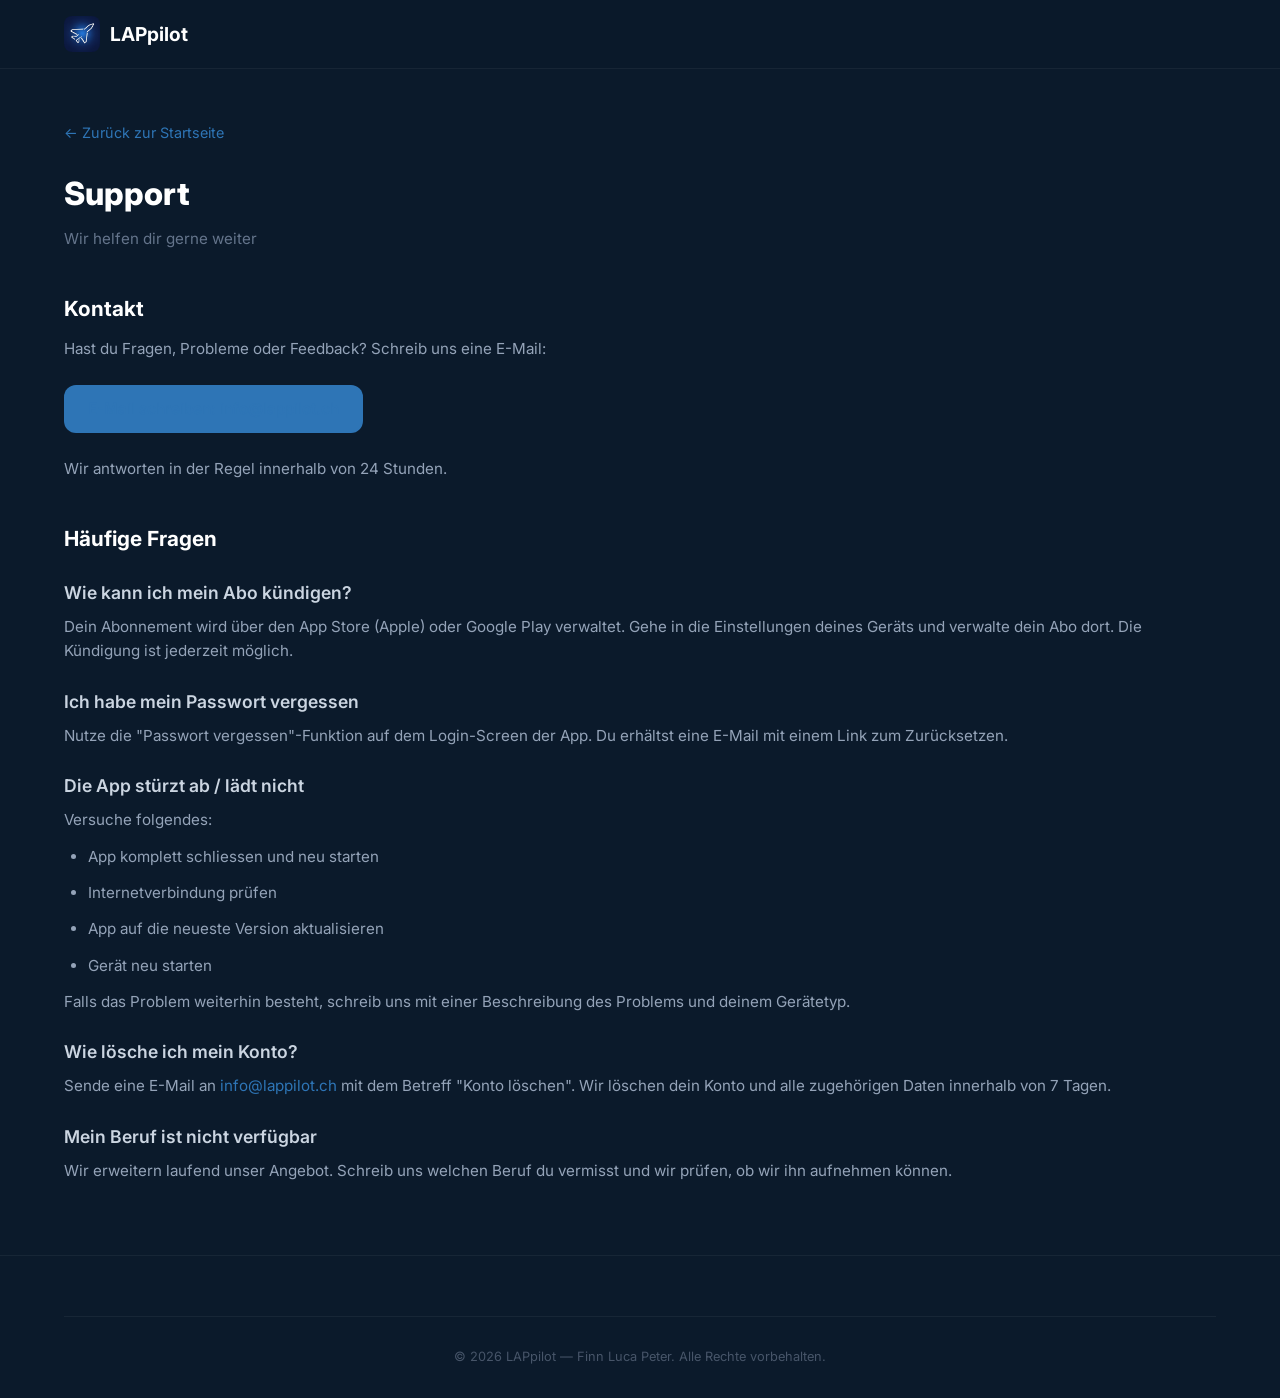
<file: support.html>
<!DOCTYPE html>
<html lang="de">
<head>
    <meta charset="UTF-8">
    <meta name="viewport" content="width=device-width, initial-scale=1.0">
    <title>Support — LAPpilot</title>
    <link rel="icon" type="image/png" href="images/00_AppIcon.png">
    <link href="https://fonts.googleapis.com/css2?family=Inter:wght@400;500;600;700;800&display=swap" rel="stylesheet">
    <link rel="stylesheet" href="css/style.css">
</head>
<body>
    <nav class="navbar" id="navbar">
        <div class="container nav-container">
            <a href="index.html" class="nav-logo">
                <img src="images/00_AppIcon.png" alt="LAPpilot" class="nav-icon">
                <span>LAPpilot</span>
            </a>
        </div>
    </nav>

    <section class="legal-page">
        <div class="container">
            <a href="index.html" class="back-link">&larr; Zurück zur Startseite</a>
            <h1>Support</h1>
            <p class="subtitle">Wir helfen dir gerne weiter</p>

            <h2>Kontakt</h2>
            <p>Hast du Fragen, Probleme oder Feedback? Schreib uns eine E-Mail:</p>
            <p style="margin: 24px 0;">
                <a href="mailto:info@lappilot.ch" class="btn btn-primary" style="display: inline-flex;">
                    E-Mail schreiben: info@lappilot.ch
                </a>
            </p>
            <p>Wir antworten in der Regel innerhalb von 24 Stunden.</p>

            <h2>Häufige Fragen</h2>

            <h3>Wie kann ich mein Abo kündigen?</h3>
            <p>Dein Abonnement wird über den App Store (Apple) oder Google Play verwaltet. Gehe in die Einstellungen deines Geräts und verwalte dein Abo dort. Die Kündigung ist jederzeit möglich.</p>

            <h3>Ich habe mein Passwort vergessen</h3>
            <p>Nutze die "Passwort vergessen"-Funktion auf dem Login-Screen der App. Du erhältst eine E-Mail mit einem Link zum Zurücksetzen.</p>

            <h3>Die App stürzt ab / lädt nicht</h3>
            <p>Versuche folgendes:</p>
            <ul>
                <li>App komplett schliessen und neu starten</li>
                <li>Internetverbindung prüfen</li>
                <li>App auf die neueste Version aktualisieren</li>
                <li>Gerät neu starten</li>
            </ul>
            <p>Falls das Problem weiterhin besteht, schreib uns mit einer Beschreibung des Problems und deinem Gerätetyp.</p>

            <h3>Wie lösche ich mein Konto?</h3>
            <p>Sende eine E-Mail an <a href="mailto:info@lappilot.ch">info@lappilot.ch</a> mit dem Betreff "Konto löschen". Wir löschen dein Konto und alle zugehörigen Daten innerhalb von 7 Tagen.</p>

            <h3>Mein Beruf ist nicht verfügbar</h3>
            <p>Wir erweitern laufend unser Angebot. Schreib uns welchen Beruf du vermisst und wir prüfen, ob wir ihn aufnehmen können.</p>
        </div>
    </section>

    <footer class="footer">
        <div class="container">
            <div class="footer-bottom">
                <p>&copy; 2026 LAPpilot — Finn Luca Peter. Alle Rechte vorbehalten.</p>
            </div>
        </div>
    </footer>
    <script src="js/main.js"></script>
</body>
</html>
</file>
<file: css/style.css>
/* === RESET & BASE === */
*, *::before, *::after { margin: 0; padding: 0; box-sizing: border-box; }
html { scroll-behavior: smooth; }
body {
    font-family: 'Inter', -apple-system, sans-serif;
    background: #0B1A2B;
    color: #E2E8F0;
    line-height: 1.6;
    overflow-x: hidden;
}
a { color: inherit; text-decoration: none; }
img { max-width: 100%; height: auto; }
.container { max-width: 1200px; margin: 0 auto; padding: 0 24px; }

/* === NAVBAR === */
.navbar {
    position: fixed; top: 0; left: 0; right: 0; z-index: 100;
    padding: 16px 0;
    background: rgba(11,26,43,0.85);
    backdrop-filter: blur(20px);
    border-bottom: 1px solid rgba(255,255,255,0.05);
    transition: all 0.3s;
}
.navbar.scrolled { padding: 10px 0; background: rgba(11,26,43,0.95); }
.nav-container { display: flex; align-items: center; justify-content: space-between; }
.nav-logo { display: flex; align-items: center; gap: 10px; font-weight: 700; font-size: 1.2rem; color: #fff; }
.nav-icon { width: 36px; height: 36px; border-radius: 8px; }
.nav-links { display: flex; align-items: center; gap: 32px; list-style: none; }
.nav-links a { font-size: 0.9rem; color: #94A3B8; transition: color 0.2s; }
.nav-links a:hover { color: #fff; }
.nav-toggle { display: none; background: none; border: none; cursor: pointer; padding: 8px; }
.nav-toggle span { display: block; width: 24px; height: 2px; background: #fff; margin: 5px 0; transition: 0.3s; }

/* === BUTTONS === */
.btn {
    display: inline-flex; align-items: center; gap: 8px;
    padding: 12px 24px; border-radius: 12px;
    font-weight: 600; font-size: 0.95rem;
    transition: all 0.2s; cursor: pointer; border: none;
}
.btn-primary { background: #2E75B6; color: #fff; }
.btn-primary:hover { background: #2563A8; transform: translateY(-2px); box-shadow: 0 8px 24px rgba(46,117,182,0.3); }
.btn-secondary { background: rgba(255,255,255,0.08); color: #fff; border: 1px solid rgba(255,255,255,0.15); }
.btn-secondary:hover { background: rgba(255,255,255,0.12); transform: translateY(-2px); }
.btn-outline { background: transparent; color: #2E75B6; border: 2px solid #2E75B6; width: 100%; justify-content: center; }
.btn-outline:hover { background: rgba(46,117,182,0.1); }
.btn-nav { padding: 8px 20px; font-size: 0.85rem; border-radius: 8px; }

/* === HERO === */
.hero {
    padding: 140px 0 80px;
    background: linear-gradient(180deg, #0B1A2B 0%, #0F2035 50%, #0B1A2B 100%);
    position: relative; overflow: hidden;
}
.hero::before {
    content: ''; position: absolute; top: -200px; right: -200px;
    width: 600px; height: 600px; border-radius: 50%;
    background: radial-gradient(circle, rgba(46,117,182,0.15) 0%, transparent 70%);
}
.hero-container { display: grid; grid-template-columns: 1fr 1fr; gap: 60px; align-items: center; }
.hero-badge {
    display: inline-block; padding: 6px 16px; border-radius: 20px;
    background: rgba(46,117,182,0.15); color: #5BA3E6; font-size: 0.85rem; font-weight: 500;
    margin-bottom: 20px; border: 1px solid rgba(46,117,182,0.2);
}
.hero h1 { font-size: 3.5rem; font-weight: 800; line-height: 1.1; color: #fff; margin-bottom: 20px; }
.gradient-text { background: linear-gradient(135deg, #2E75B6, #5BA3E6, #F59E0B); -webkit-background-clip: text; -webkit-text-fill-color: transparent; background-clip: text; }
.hero-subtitle { font-size: 1.15rem; color: #94A3B8; margin-bottom: 32px; max-width: 480px; }
.hero-buttons { display: flex; gap: 12px; margin-bottom: 40px; flex-wrap: wrap; }
.hero-stats { display: flex; gap: 40px; }
.stat-number { display: block; font-size: 1.5rem; font-weight: 800; color: #fff; }
.stat-label { font-size: 0.8rem; color: #64748B; }
.hero-image { display: flex; justify-content: center; position: relative; }
.hero-screenshot { max-height: 580px; border-radius: 24px; filter: drop-shadow(0 20px 60px rgba(0,0,0,0.5)); }

/* === SECTIONS === */
.section-header { text-align: center; margin-bottom: 60px; }
.section-header h2 { font-size: 2.5rem; font-weight: 800; color: #fff; margin-bottom: 16px; }
.section-header p { font-size: 1.1rem; color: #94A3B8; max-width: 600px; margin: 0 auto; }

/* === FEATURES === */
.features { padding: 100px 0; }
.features-grid { display: grid; grid-template-columns: repeat(3, 1fr); gap: 24px; }
.feature-card {
    background: rgba(255,255,255,0.03); border: 1px solid rgba(255,255,255,0.06);
    border-radius: 16px; padding: 32px;
    transition: all 0.3s;
}
.feature-card:hover { background: rgba(255,255,255,0.06); transform: translateY(-4px); border-color: rgba(46,117,182,0.3); }
.feature-icon { width: 56px; height: 56px; border-radius: 14px; display: flex; align-items: center; justify-content: center; margin-bottom: 20px; }
.feature-card h3 { font-size: 1.15rem; font-weight: 700; color: #fff; margin-bottom: 10px; }
.feature-card p { font-size: 0.9rem; color: #94A3B8; line-height: 1.6; }

/* === SCREENSHOTS === */
.screenshots { padding: 100px 0; background: linear-gradient(180deg, #0B1A2B 0%, #0F2035 50%, #0B1A2B 100%); }
.screenshots-slider { overflow-x: auto; -webkit-overflow-scrolling: touch; scrollbar-width: none; }
.screenshots-slider::-webkit-scrollbar { display: none; }
.screenshots-track { display: flex; gap: 24px; padding: 20px 0; }
.screenshot-img {
    height: 500px; width: auto; border-radius: 16px; flex-shrink: 0;
    filter: drop-shadow(0 10px 40px rgba(0,0,0,0.4));
    transition: transform 0.3s;
}
.screenshot-img:hover { transform: scale(1.03); }

/* === PRICING === */
.pricing { padding: 100px 0; }
.pricing-grid { display: grid; grid-template-columns: repeat(2, 1fr); gap: 24px; max-width: 800px; margin: 0 auto; }
.pricing-card {
    background: rgba(255,255,255,0.03); border: 1px solid rgba(255,255,255,0.06);
    border-radius: 20px; padding: 40px; position: relative;
}
.pricing-featured { border-color: #2E75B6; background: rgba(46,117,182,0.08); }
.pricing-badge {
    position: absolute; top: -12px; left: 50%; transform: translateX(-50%);
    background: #2E75B6; color: #fff; padding: 4px 16px; border-radius: 20px;
    font-size: 0.8rem; font-weight: 600;
}
.pricing-header { margin-bottom: 32px; }
.pricing-header h3 { font-size: 1.3rem; font-weight: 700; color: #fff; margin-bottom: 8px; }
.price { font-size: 2.5rem; font-weight: 800; color: #fff; }
.price span { font-size: 1rem; font-weight: 400; color: #64748B; }
.pricing-header p { color: #64748B; font-size: 0.9rem; margin-top: 4px; }
.pricing-features { list-style: none; margin-bottom: 32px; }
.pricing-features li {
    padding: 10px 0; border-bottom: 1px solid rgba(255,255,255,0.05);
    font-size: 0.9rem; color: #CBD5E1;
    padding-left: 28px; position: relative;
}
.pricing-features li::before { content: '\2713'; position: absolute; left: 0; color: #10B981; font-weight: 700; }

/* === FAQ === */
.faq { padding: 100px 0; }
.faq-list { max-width: 700px; margin: 0 auto; }
.faq-item { border-bottom: 1px solid rgba(255,255,255,0.06); }
.faq-question {
    width: 100%; padding: 20px 0; background: none; border: none;
    color: #fff; font-size: 1.05rem; font-weight: 600;
    text-align: left; cursor: pointer; display: flex;
    justify-content: space-between; align-items: center;
    font-family: inherit;
}
.faq-question::after { content: '+'; font-size: 1.5rem; color: #64748B; transition: transform 0.3s; }
.faq-item.active .faq-question::after { content: '-'; }
.faq-answer { max-height: 0; overflow: hidden; transition: max-height 0.3s ease; }
.faq-item.active .faq-answer { max-height: 200px; }
.faq-answer p { padding-bottom: 20px; color: #94A3B8; font-size: 0.95rem; }

/* === CTA === */
.cta {
    padding: 80px 0; text-align: center;
    background: linear-gradient(135deg, rgba(46,117,182,0.15) 0%, rgba(245,158,11,0.08) 100%);
    border-top: 1px solid rgba(46,117,182,0.2); border-bottom: 1px solid rgba(46,117,182,0.2);
}
.cta h2 { font-size: 2.5rem; font-weight: 800; color: #fff; margin-bottom: 12px; }
.cta p { font-size: 1.1rem; color: #94A3B8; margin-bottom: 32px; }

/* === FOOTER === */
.footer { padding: 60px 0 30px; border-top: 1px solid rgba(255,255,255,0.05); }
.footer-grid { display: grid; grid-template-columns: 2fr 1fr 1fr 1fr; gap: 40px; margin-bottom: 40px; }
.footer-brand p { color: #64748B; margin-top: 12px; font-size: 0.9rem; }
.footer-links h4 { color: #fff; font-size: 0.85rem; text-transform: uppercase; letter-spacing: 1px; margin-bottom: 16px; }
.footer-links a { display: block; color: #64748B; font-size: 0.9rem; padding: 4px 0; transition: color 0.2s; }
.footer-links a:hover { color: #2E75B6; }
.footer-bottom { text-align: center; padding-top: 30px; border-top: 1px solid rgba(255,255,255,0.05); }
.footer-bottom p { color: #475569; font-size: 0.8rem; }

/* === LEGAL PAGES === */
.legal-page { padding: 120px 0 60px; }
.legal-page h1 { font-size: 2rem; font-weight: 800; color: #fff; margin-bottom: 8px; }
.legal-page .subtitle { color: #64748B; margin-bottom: 40px; }
.legal-page h2 { font-size: 1.3rem; font-weight: 700; color: #fff; margin-top: 40px; margin-bottom: 12px; }
.legal-page h3 { font-size: 1.1rem; font-weight: 600; color: #CBD5E1; margin-top: 24px; margin-bottom: 8px; }
.legal-page p, .legal-page li { color: #94A3B8; font-size: 0.95rem; margin-bottom: 12px; }
.legal-page ul { padding-left: 24px; }
.legal-page a { color: #2E75B6; }
.legal-page a:hover { text-decoration: underline; }
.back-link { display: inline-flex; align-items: center; gap: 6px; color: #2E75B6; font-size: 0.9rem; margin-bottom: 24px; }

/* === ANIMATIONS === */
.fade-in { opacity: 0; transform: translateY(30px); transition: opacity 0.6s ease, transform 0.6s ease; }
.fade-in.visible { opacity: 1; transform: translateY(0); }

/* === RESPONSIVE === */
@media (max-width: 968px) {
    .hero-container { grid-template-columns: 1fr; text-align: center; }
    .hero h1 { font-size: 2.5rem; }
    .hero-subtitle { margin: 0 auto 32px; }
    .hero-buttons { justify-content: center; }
    .hero-stats { justify-content: center; }
    .hero-image { margin-top: 40px; }
    .features-grid { grid-template-columns: repeat(2, 1fr); }
    .footer-grid { grid-template-columns: 1fr 1fr; }
}
@media (max-width: 640px) {
    .nav-links {
        display: none; position: fixed; top: 0; right: 0;
        width: 280px; height: 100vh; background: #0F2035;
        flex-direction: column; padding: 80px 32px 32px;
        gap: 20px; border-left: 1px solid rgba(255,255,255,0.06);
    }
    .nav-links.active { display: flex; }
    .nav-toggle { display: block; }
    .hero h1 { font-size: 2rem; }
    .hero-stats { flex-direction: column; gap: 16px; }
    .features-grid { grid-template-columns: 1fr; }
    .pricing-grid { grid-template-columns: 1fr; }
    .footer-grid { grid-template-columns: 1fr; }
    .section-header h2 { font-size: 1.8rem; }
    .screenshot-img { height: 380px; }
}
</file>
